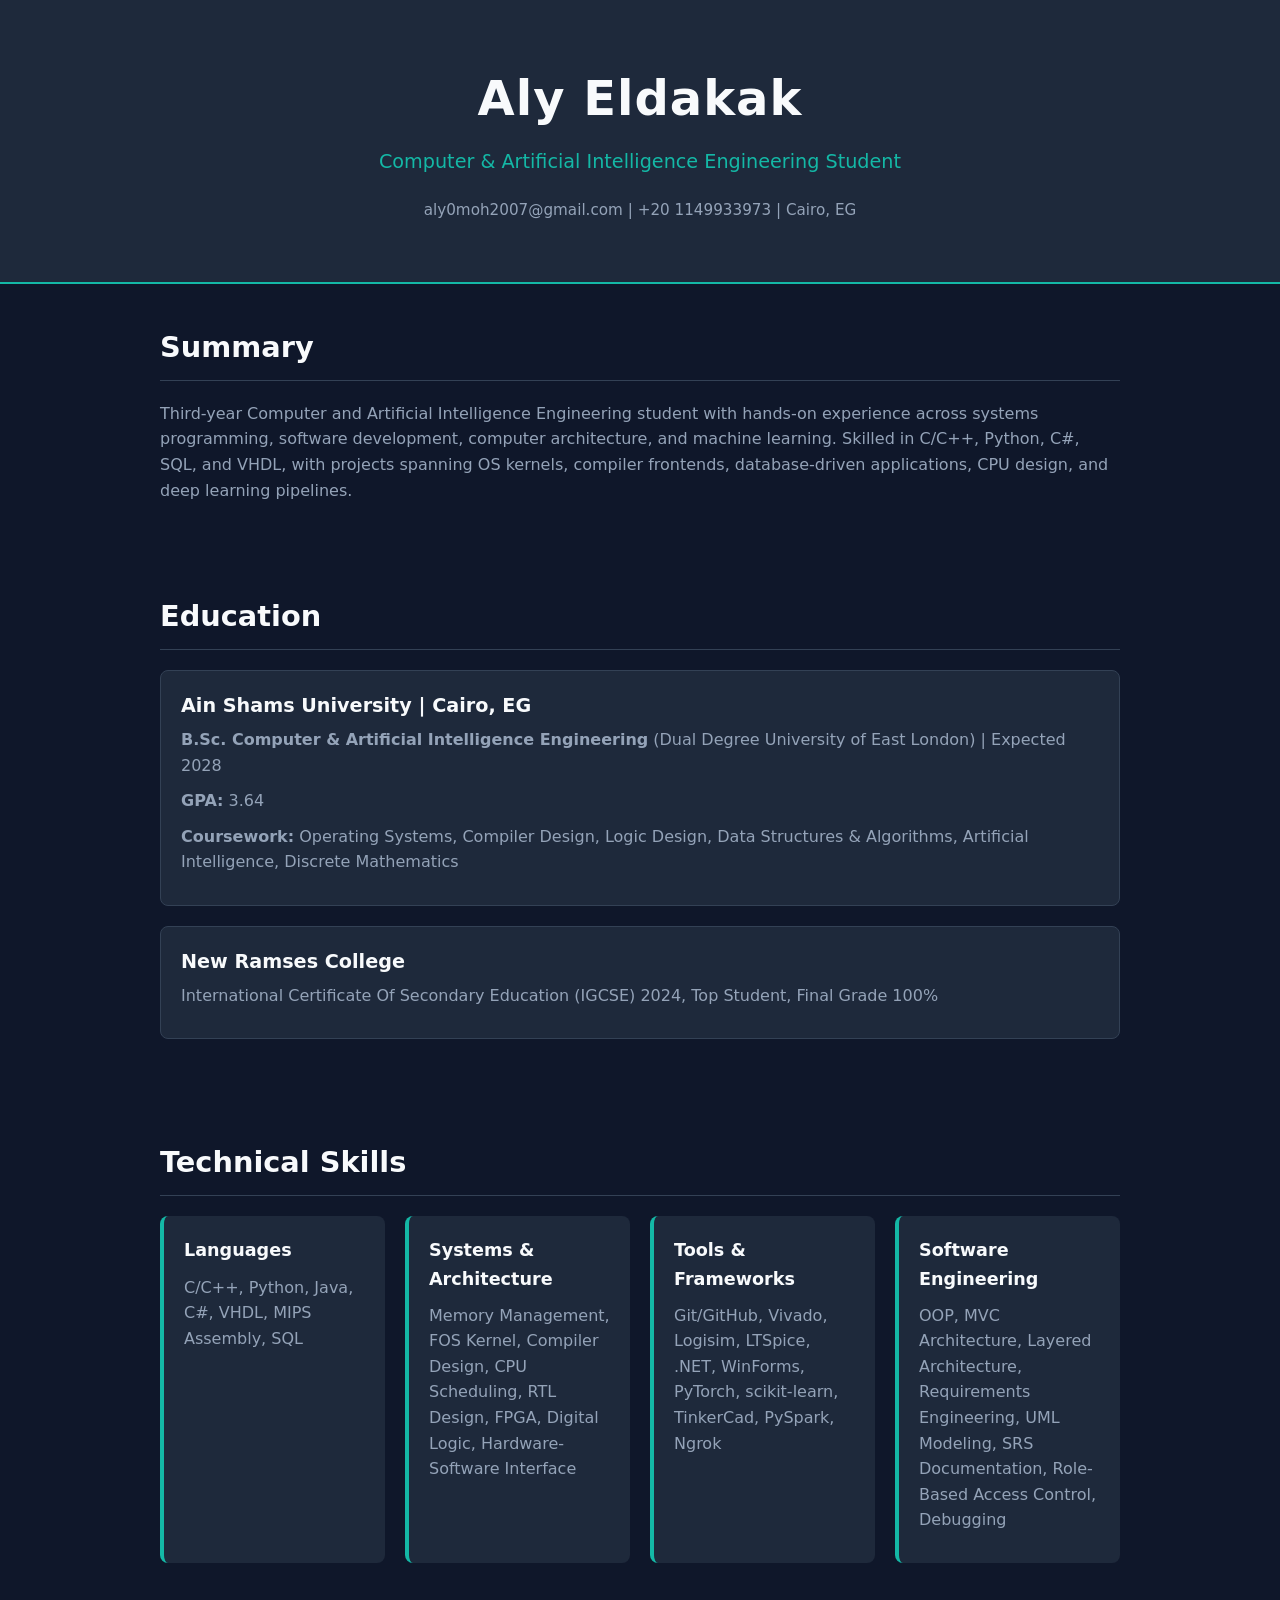
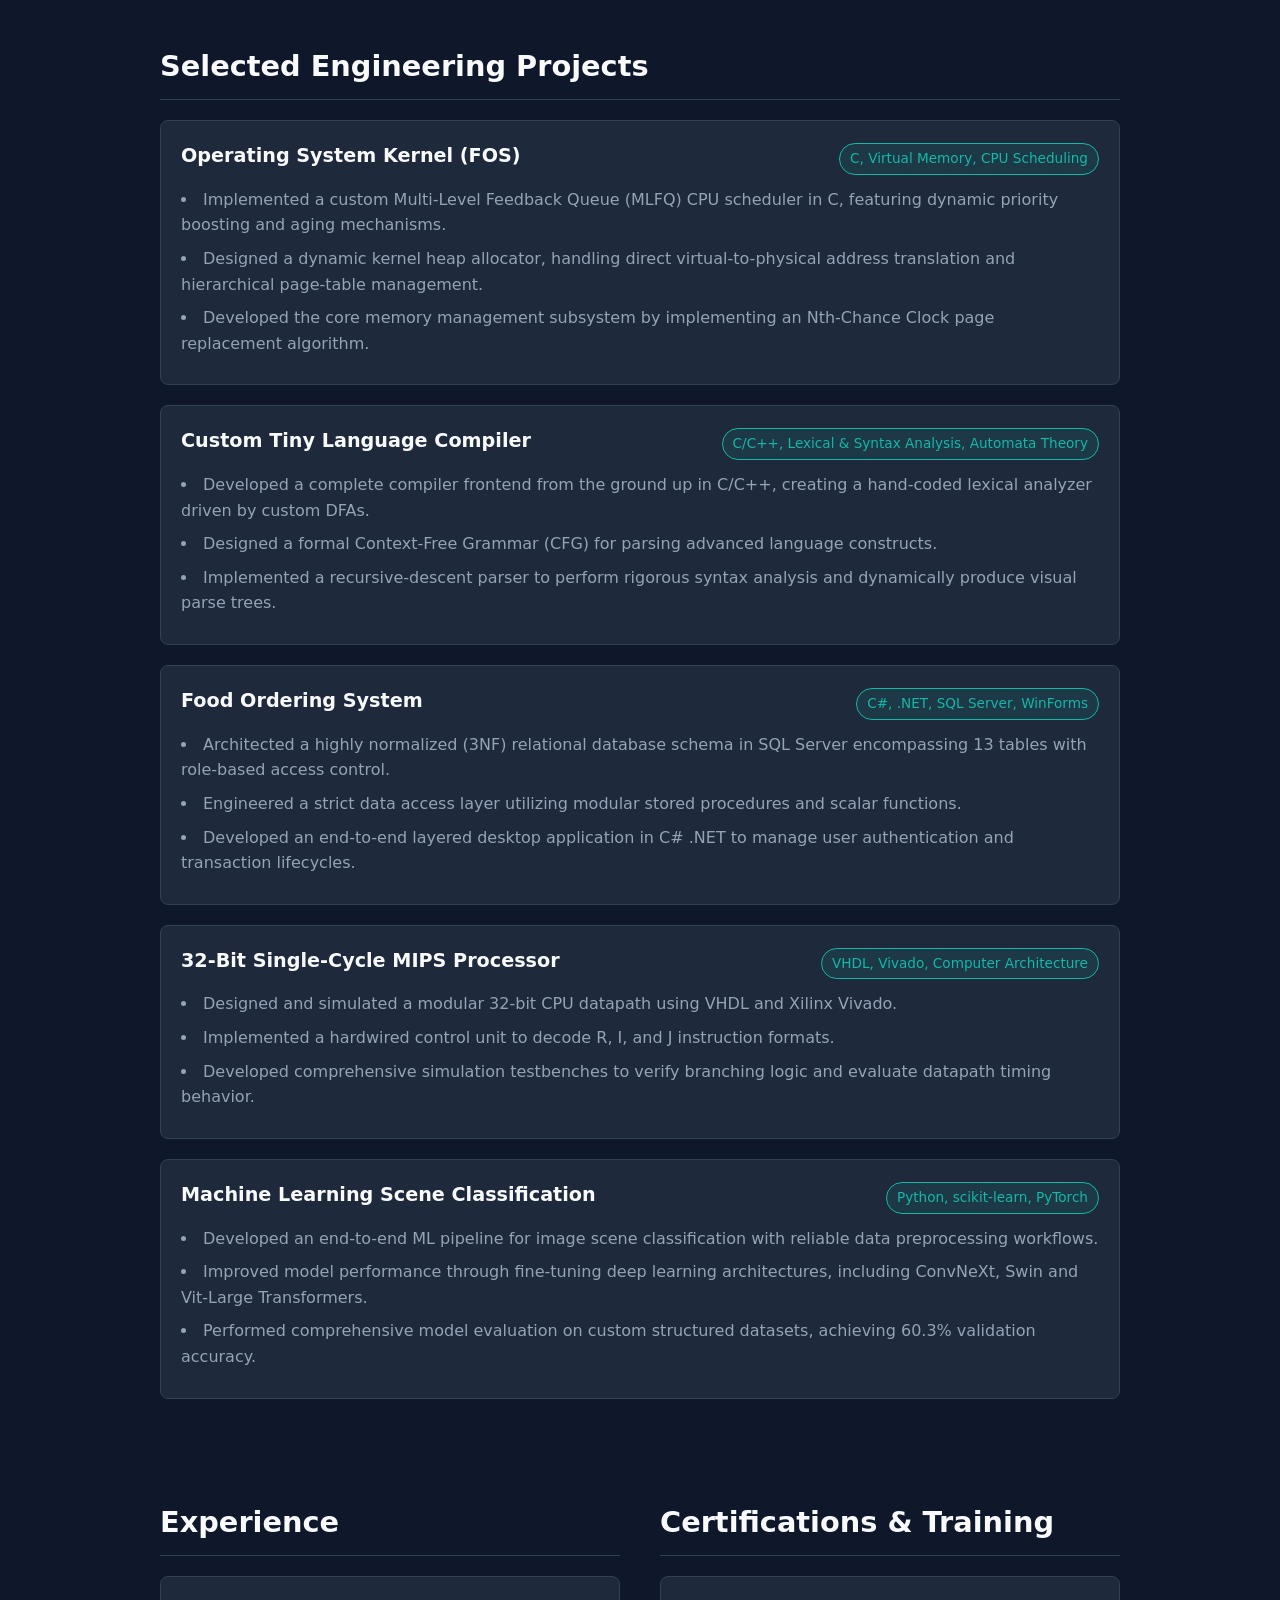
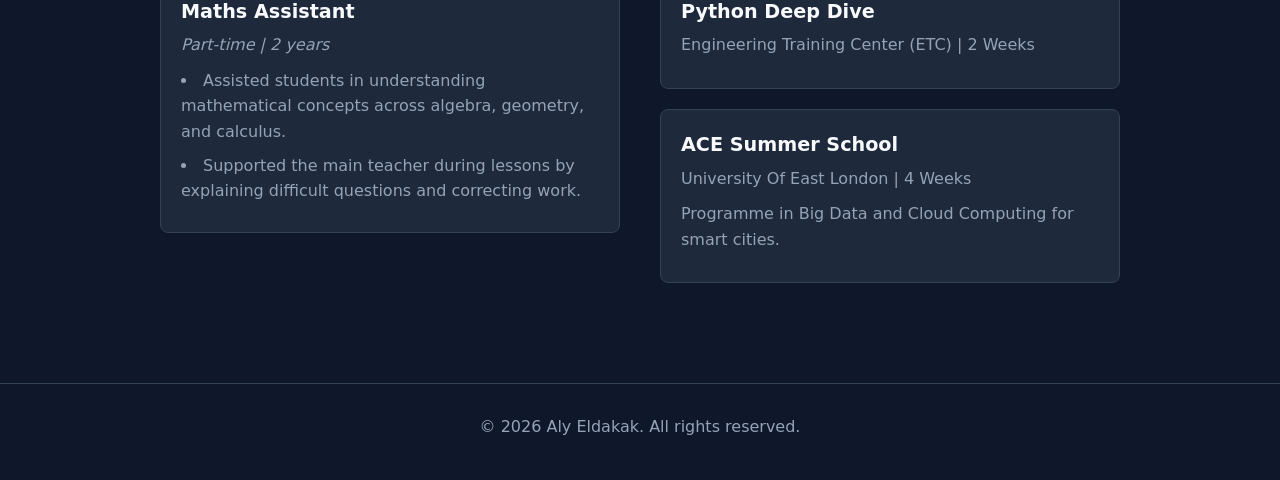
<file: lab2_web/index.html>
<!DOCTYPE html>
<html lang="en">
<head>
    <meta charset="UTF-8">
    <meta name="viewport" content="width=device-width, initial-scale=1.0">
    <title>Aly Eldakak | Portfolio</title>
    <link rel="stylesheet" href="styles.css">
</head>
<body>
    <header>
        <div class="container">
            <h1>Aly Eldakak</h1>
            <p class="subtitle">Computer & Artificial Intelligence Engineering Student</p>
            <div class="contact-info">
                <a href="mailto:aly0moh2007@gmail.com">aly0moh2007@gmail.com</a> | 
                <span>+20 1149933973</span> | 
                <span>Cairo, EG</span>
            </div>
        </div>
    </header>

    <main class="container">
        <!-- Summary Section -->
        <section id="summary">
            <h2>Summary</h2>
            <p>Third-year Computer and Artificial Intelligence Engineering student with hands-on experience across systems programming, software development, computer architecture, and machine learning. Skilled in C/C++, Python, C#, SQL, and VHDL, with projects spanning OS kernels, compiler frontends, database-driven applications, CPU design, and deep learning pipelines.</p>
        </section>

        <!-- Education Section -->
        <section id="education">
            <h2>Education</h2>
            <div class="card">
                <h3>Ain Shams University | Cairo, EG</h3>
                <p><strong>B.Sc. Computer & Artificial Intelligence Engineering</strong> (Dual Degree University of East London) | Expected 2028</p>
                <p><strong>GPA:</strong> 3.64</p>
                <p><strong>Coursework:</strong> Operating Systems, Compiler Design, Logic Design, Data Structures & Algorithms, Artificial Intelligence, Discrete Mathematics</p>
            </div>
            <div class="card">
                <h3>New Ramses College</h3>
                <p>International Certificate Of Secondary Education (IGCSE) 2024, Top Student, Final Grade 100%</p>
            </div>
        </section>

        <!-- Skills Section -->
        <section id="skills">
            <h2>Technical Skills</h2>
            <div class="skills-grid">
                <div class="skill-category">
                    <h3>Languages</h3>
                    <p>C/C++, Python, Java, C#, VHDL, MIPS Assembly, SQL</p>
                </div>
                <div class="skill-category">
                    <h3>Systems & Architecture</h3>
                    <p>Memory Management, FOS Kernel, Compiler Design, CPU Scheduling, RTL Design, FPGA, Digital Logic, Hardware-Software Interface</p>
                </div>
                <div class="skill-category">
                    <h3>Tools & Frameworks</h3>
                    <p>Git/GitHub, Vivado, Logisim, LTSpice, .NET, WinForms, PyTorch, scikit-learn, TinkerCad, PySpark, Ngrok</p>
                </div>
                <div class="skill-category">
                    <h3>Software Engineering</h3>
                    <p>OOP, MVC Architecture, Layered Architecture, Requirements Engineering, UML Modeling, SRS Documentation, Role-Based Access Control, Debugging</p>
                </div>
            </div>
        </section>

        <!-- Projects Section -->
        <section id="projects">
            <h2>Selected Engineering Projects</h2>
            
            <div class="card project">
                <div class="project-header">
                    <h3>Operating System Kernel (FOS)</h3>
                    <span class="tech-stack">C, Virtual Memory, CPU Scheduling</span>
                </div>
                <ul>
                    <li>Implemented a custom Multi-Level Feedback Queue (MLFQ) CPU scheduler in C, featuring dynamic priority boosting and aging mechanisms.</li>
                    <li>Designed a dynamic kernel heap allocator, handling direct virtual-to-physical address translation and hierarchical page-table management.</li>
                    <li>Developed the core memory management subsystem by implementing an Nth-Chance Clock page replacement algorithm.</li>
                </ul>
            </div>

            <div class="card project">
                <div class="project-header">
                    <h3>Custom Tiny Language Compiler</h3>
                    <span class="tech-stack">C/C++, Lexical & Syntax Analysis, Automata Theory</span>
                </div>
                <ul>
                    <li>Developed a complete compiler frontend from the ground up in C/C++, creating a hand-coded lexical analyzer driven by custom DFAs.</li>
                    <li>Designed a formal Context-Free Grammar (CFG) for parsing advanced language constructs.</li>
                    <li>Implemented a recursive-descent parser to perform rigorous syntax analysis and dynamically produce visual parse trees.</li>
                </ul>
            </div>

            <div class="card project">
                <div class="project-header">
                    <h3>Food Ordering System</h3>
                    <span class="tech-stack">C#, .NET, SQL Server, WinForms</span>
                </div>
                <ul>
                    <li>Architected a highly normalized (3NF) relational database schema in SQL Server encompassing 13 tables with role-based access control.</li>
                    <li>Engineered a strict data access layer utilizing modular stored procedures and scalar functions.</li>
                    <li>Developed an end-to-end layered desktop application in C# .NET to manage user authentication and transaction lifecycles.</li>
                </ul>
            </div>

            <div class="card project">
                <div class="project-header">
                    <h3>32-Bit Single-Cycle MIPS Processor</h3>
                    <span class="tech-stack">VHDL, Vivado, Computer Architecture</span>
                </div>
                <ul>
                    <li>Designed and simulated a modular 32-bit CPU datapath using VHDL and Xilinx Vivado.</li>
                    <li>Implemented a hardwired control unit to decode R, I, and J instruction formats.</li>
                    <li>Developed comprehensive simulation testbenches to verify branching logic and evaluate datapath timing behavior.</li>
                </ul>
            </div>

            <div class="card project">
                <div class="project-header">
                    <h3>Machine Learning Scene Classification</h3>
                    <span class="tech-stack">Python, scikit-learn, PyTorch</span>
                </div>
                <ul>
                    <li>Developed an end-to-end ML pipeline for image scene classification with reliable data preprocessing workflows.</li>
                    <li>Improved model performance through fine-tuning deep learning architectures, including ConvNeXt, Swin and Vit-Large Transformers.</li>
                    <li>Performed comprehensive model evaluation on custom structured datasets, achieving 60.3% validation accuracy.</li>
                </ul>
            </div>
        </section>

        <!-- Experience & Certifications -->
        <section id="experience-certifications">
            <div class="two-col">
                <div>
                    <h2>Experience</h2>
                    <div class="card">
                        <h3>Maths Assistant</h3>
                        <p><em>Part-time | 2 years</em></p>
                        <ul>
                            <li>Assisted students in understanding mathematical concepts across algebra, geometry, and calculus.</li>
                            <li>Supported the main teacher during lessons by explaining difficult questions and correcting work.</li>
                        </ul>
                    </div>
                </div>
                <div>
                    <h2>Certifications & Training</h2>
                    <div class="card">
                        <h3>Python Deep Dive</h3>
                        <p>Engineering Training Center (ETC) | 2 Weeks</p>
                    </div>
                    <div class="card">
                        <h3>ACE Summer School</h3>
                        <p>University Of East London | 4 Weeks</p>
                        <p>Programme in Big Data and Cloud Computing for smart cities.</p>
                    </div>
                </div>
            </div>
        </section>
    </main>

    <footer>
        <div class="container">
            <p>&copy; 2026 Aly Eldakak. All rights reserved.</p>
        </div>
    </footer>
</body>
</html>
</file>
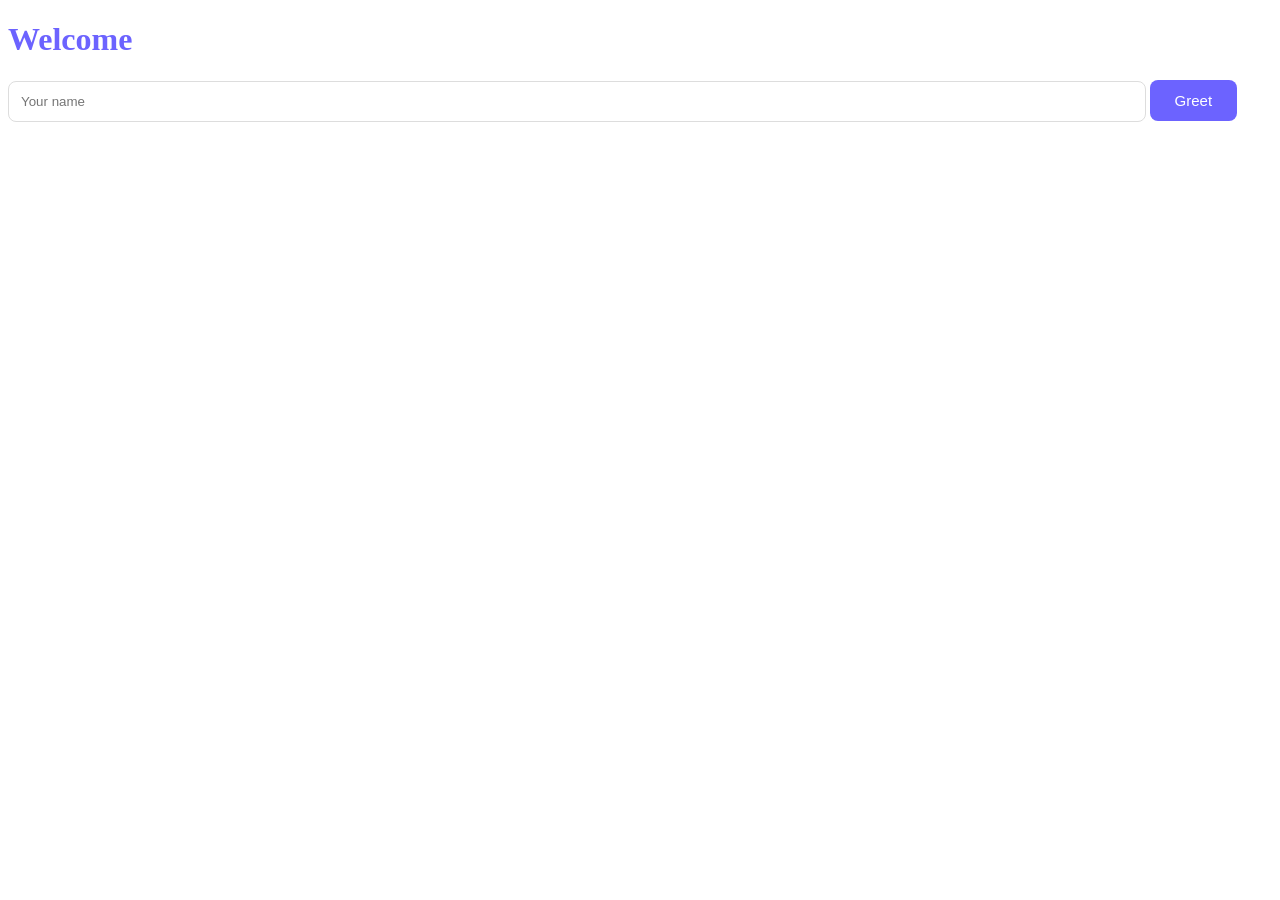
<file: lab3_web/index.html>
<!doctype html>
<html>
  <head>
  <link rel="stylesheet" href="style.css">
</head>
  <body>
    <h1 id="title">Welcome</h1>
    <input id="name" placeholder="Your name" />
    <button id="greet">Greet</button>
    <ul id="list"></ul>

    <script>
      // Function to greet the user and add their name to the list
      function addName() {
        const input = document.getElementById('name');
        const name = input.value.trim();

        if (!name) return; // ignore empty input

        document.getElementById('title').textContent = `Hello, ${name}!`;

        const li = document.createElement('li');
        li.textContent = name;
        document.getElementById('list').appendChild(li);

        input.value = ''; // clear input box
      }

      // Function to say goodbye when a name is clicked
      function removeName(e) {
        if (e.target.nodeName === 'LI') {
          const name = e.target.textContent;
          document.getElementById('title').textContent = `Goodbye, ${name}! see you later.`;
          e.target.remove(); // remove the clicked <li>
        }
      }

      // Attach event listeners
      document.getElementById('greet').addEventListener('click', addName);
      document.getElementById('list').addEventListener('click', removeName);
    </script>
  </body>
</html>
</file>
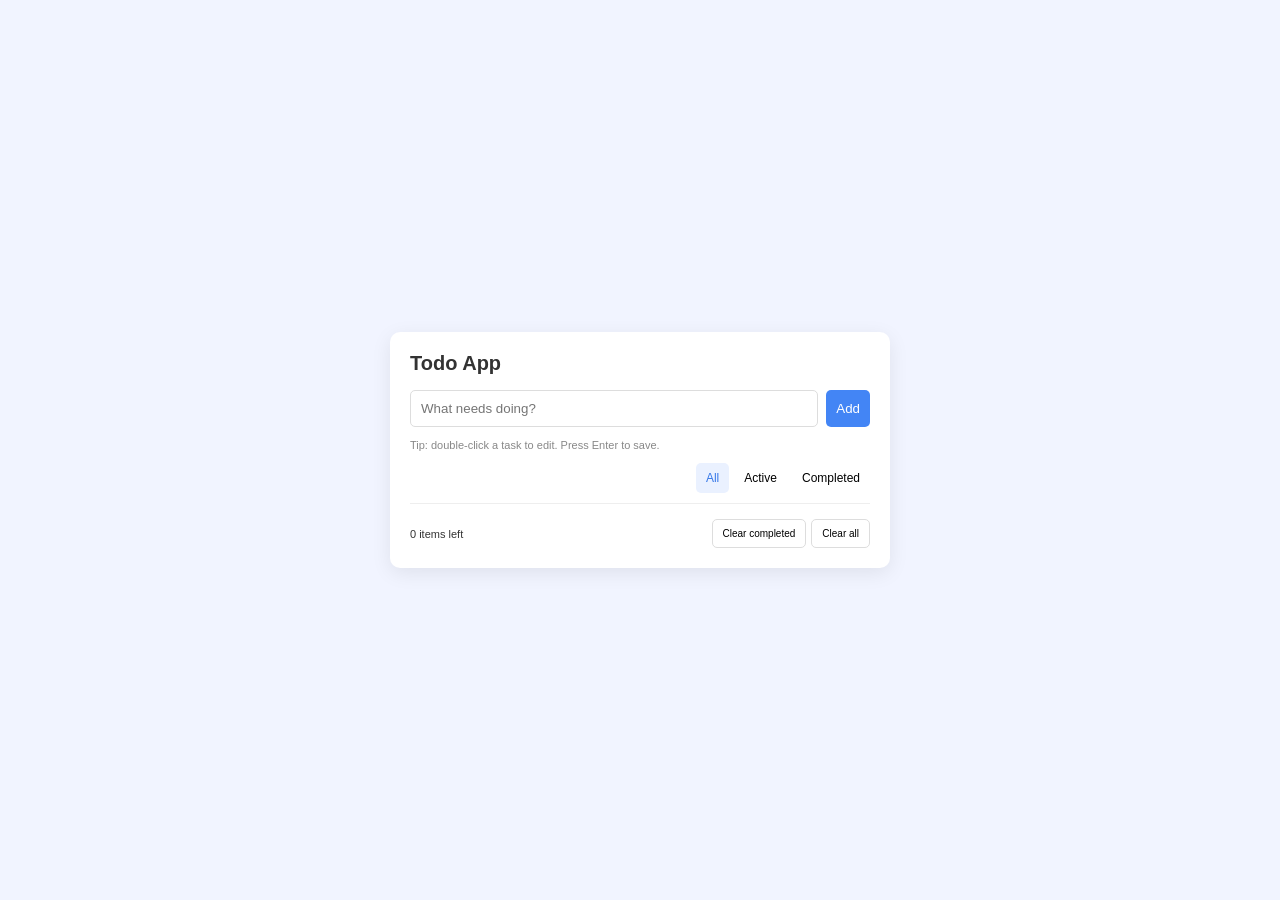
<file: lab4_web/index.html>
<!DOCTYPE html>
<html lang="en">
<head>
    <meta charset="UTF-8">
    <meta name="viewport" content="width=device-width, initial-scale=1.0">
    <title>Todo App</title>
    <link rel="stylesheet" href="style.css">
</head>
<body>

    <div class="todo-container">
        <h2>Todo App</h2>

        <form id="todo-form">
            <input
                type="text"
                id="todo-input"
                placeholder="What needs doing?"
                autocomplete="off"
            >
            <button type="submit">Add</button>
        </form>

        <p class="hint">
            Tip: double-click a task to edit. Press Enter to save.
        </p>

        <div class="filters">
            <button class="filter active" data-filter="all">All</button>
            <button class="filter" data-filter="active">Active</button>
            <button class="filter" data-filter="completed">Completed</button>
        </div>

        <ul id="todo-list"></ul>

        <div class="footer">
            <span id="items-left">0 items left</span>
            <div>
                <button id="clear-completed">Clear completed</button>
                <button id="clear-all">Clear all</button>
            </div>
        </div>
    </div>

    <script src="script.js"></script>
</body>
</html>
</file>
<file: lab2_web/styles.css>
/* Color Palette & Variables */
:root {
    --bg-color: #0f172a;
    --surface-color: #1e293b;
    --text-primary: #f8fafc;
    --text-secondary: #94a3b8;
    --accent-color: #14b8a6; /* Teal */
    --accent-hover: #0d9488;
    --border-color: #334155;
    --font-main: 'Segoe UI', system-ui, -apple-system, sans-serif;
}

/* Reset & Base Styles */
* {
    margin: 0;
    padding: 0;
    box-sizing: border-box;
}

body {
    background-color: var(--bg-color);
    color: var(--text-primary);
    font-family: var(--font-main);
    line-height: 1.6;
}

.container {
    max-width: 1000px;
    margin: 0 auto;
    padding: 0 20px;
}

/* Header */
header {
    background-color: var(--surface-color);
    padding: 60px 0;
    border-bottom: 2px solid var(--accent-color);
    text-align: center;
}

header h1 {
    font-size: 3rem;
    margin-bottom: 10px;
    letter-spacing: 1px;
}

.subtitle {
    font-size: 1.2rem;
    color: var(--accent-color);
    margin-bottom: 20px;
}

.contact-info {
    color: var(--text-secondary);
    font-size: 0.95rem;
}

.contact-info a {
    color: var(--text-secondary);
    text-decoration: none;
    transition: color 0.3s;
}

.contact-info a:hover {
    color: var(--accent-color);
}

/* Typography & Sections */
h2 {
    font-size: 1.8rem;
    margin-bottom: 20px;
    color: var(--text-primary);
    border-bottom: 1px solid var(--border-color);
    padding-bottom: 10px;
}

h3 {
    font-size: 1.2rem;
    color: var(--text-primary);
    margin-bottom: 5px;
}

section {
    padding: 40px 0;
}

p {
    color: var(--text-secondary);
    margin-bottom: 10px;
}

ul {
    list-style-position: inside;
    color: var(--text-secondary);
    margin-top: 10px;
}

ul li {
    margin-bottom: 8px;
}

/* Cards */
.card {
    background-color: var(--surface-color);
    border: 1px solid var(--border-color);
    border-radius: 8px;
    padding: 20px;
    margin-bottom: 20px;
    transition: transform 0.2s, border-color 0.2s;
}

.card:hover {
    transform: translateY(-2px);
    border-color: var(--accent-color);
}

/* Skills Grid */
.skills-grid {
    display: grid;
    grid-template-columns: repeat(auto-fit, minmax(220px, 1fr));
    gap: 20px;
}

.skill-category {
    background-color: var(--surface-color);
    padding: 20px;
    border-radius: 8px;
    border-left: 4px solid var(--accent-color);
}

.skill-category h3 {
    margin-bottom: 10px;
    font-size: 1.1rem;
}

/* Projects */
.project-header {
    display: flex;
    justify-content: space-between;
    align-items: center;
    flex-wrap: wrap;
    margin-bottom: 10px;
}

.tech-stack {
    font-size: 0.85rem;
    background-color: rgba(20, 184, 166, 0.1);
    color: var(--accent-color);
    padding: 4px 10px;
    border-radius: 20px;
    border: 1px solid var(--accent-color);
}

/* Layout Utilities */
.two-col {
    display: grid;
    grid-template-columns: 1fr 1fr;
    gap: 40px;
}

/* Footer */
footer {
    text-align: center;
    padding: 30px 0;
    color: var(--text-secondary);
    border-top: 1px solid var(--border-color);
    margin-top: 40px;
}

/* Responsive */
@media (max-width: 768px) {
    .two-col {
        grid-template-columns: 1fr;
        gap: 0;
    }
    
    .project-header {
        flex-direction: column;
        align-items: flex-start;
    }
    
    .tech-stack {
        margin-top: 10px;
    }
}
</file>
<file: lab3_web/style.css>
```html
<!DOCTYPE html>
<html>
<head>
    <title>Welcome App</title>

    <style>
        body {
            font-family: Arial, sans-serif;
            background: linear-gradient(135deg, #dbeafe, #e9d5ff);
            display: flex;
            justify-content: center;
            align-items: center;
            height: 100vh;
            margin: 0;
        }

        .container {
            background: white;
            padding: 35px;
            border-radius: 20px;
            box-shadow: 0 8px 25px #0002;
            text-align: center;
            width: 320px;
        }

        h1 {
            color: #6c63ff;
        }

        input {
            padding: 12px;
            width: 90%;
            border: 1px solid #ddd;
            border-radius: 8px;
            margin-bottom: 12px;
            box-sizing: border-box;
            outline: none;
        }

        input:focus {
            border-color: #6c63ff;
        }

        button {
            padding: 12px 25px;
            background: #6c63ff;
            color: white;
            border: none;
            border-radius: 8px;
            cursor: pointer;
            font-size: 15px;
        }

        button:hover {
            background: #5148d9;
        }

        ul {
            list-style: none;
            padding: 0;
            margin-top: 20px;
        }

        li {
            background: #f3f0ff;
            color: #5148a8;
            padding: 12px;
            margin: 8px 0;
            border-radius: 8px;
            cursor: pointer;
        }

        li:hover {
            background: #e0d9ff;
        }

        p {
            color: #888;
            font-size: 13px;
        }
    </style>
</head>

<body>

    <div class="container">
        <h1 id="title">Welcome z/h1>

        <p>Enter your name to get started!</p>

        <input id="name" placeholder="Your name">

        <br>

        <button id="greet">Greet Me</button>

        <ul id="list"></ul>

        <p>Click a name to say goodbye!</p>
    </div>

    <script>
        function addName() {
            const input = document.getElementById('name');
            const name = input.value.trim();

            if (!name) return;

            document.getElementById('title').textContent =
                `Hello, ${name}!`;

            const li = document.createElement('li');
            li.textContent = name;

            document.getElementById('list').appendChild(li);

            input.value = '';
        }

        function removeName(e) {
            if (e.target.nodeName === 'LI') {
                const name = e.target.textContent;

                document.getElementById('title').textContent =
                    `Goodbye, ${name}! See you later.`;

                e.target.remove();
            }
        }

        document.getElementById('greet')
            .addEventListener('click', addName);

        document.getElementById('list')
            .addEventListener('click', removeName);
    </script>

</body>
</html>
</file>
<file: lab4_web/style.css>
* {
    box-sizing: border-box;
}

body {
    margin: 0;
    min-height: 100vh;
    display: flex;
    justify-content: center;
    align-items: center;
    background: #f1f4ff;
    font-family: Arial, sans-serif;
    color: #333;
}

.todo-container {
    width: 90%;
    max-width: 500px;
    background: white;
    border-radius: 10px;
    padding: 20px;
    box-shadow: 0 5px 20px rgba(0, 0, 0, 0.08);
}

h2 {
    font-size: 20px;
    margin: 0 0 15px;
}

#todo-form {
    display: flex;
    gap: 8px;
}

#todo-input {
    flex: 1;
    min-width: 0;
    padding: 10px;
    border: 1px solid #ddd;
    border-radius: 5px;
}

button {
    cursor: pointer;
    padding: 8px 10px;
    border: 1px solid #ddd;
    border-radius: 5px;
    background: white;
}

#todo-form button {
    background: #4385f5;
    color: white;
    border: none;
}

.hint {
    font-size: 11px;
    color: #888;
    margin: 12px 0;
}

.filters {
    display: flex;
    justify-content: flex-end;
    gap: 5px;
    margin-bottom: 10px;
}

.filter {
    border: none;
    font-size: 12px;
}

.filter.active {
    background: #eaf1ff;
    color: #3678e8;
}

#todo-list {
    list-style: none;
    padding: 0;
    margin: 0;
}

.todo-item {
    display: flex;
    align-items: center;
    gap: 10px;
    padding: 12px 4px;
    border-top: 1px solid #eee;
}

.todo-text {
    flex: 1;
    overflow-wrap: anywhere;
}

.todo-item.completed .todo-text {
    text-decoration: line-through;
    color: #999;
}

.delete-btn {
    border: none;
    color: #888;
    font-size: 17px;
}

.footer {
    border-top: 1px solid #eee;
    padding-top: 15px;
    display: flex;
    justify-content: space-between;
    align-items: center;
    gap: 10px;
    font-size: 11px;
}

.footer div {
    display: flex;
    gap: 5px;
}

.footer button {
    font-size: 10px;
}

.edit-input {
    flex: 1;
    min-width: 0;
    padding: 6px;
}
</file>
